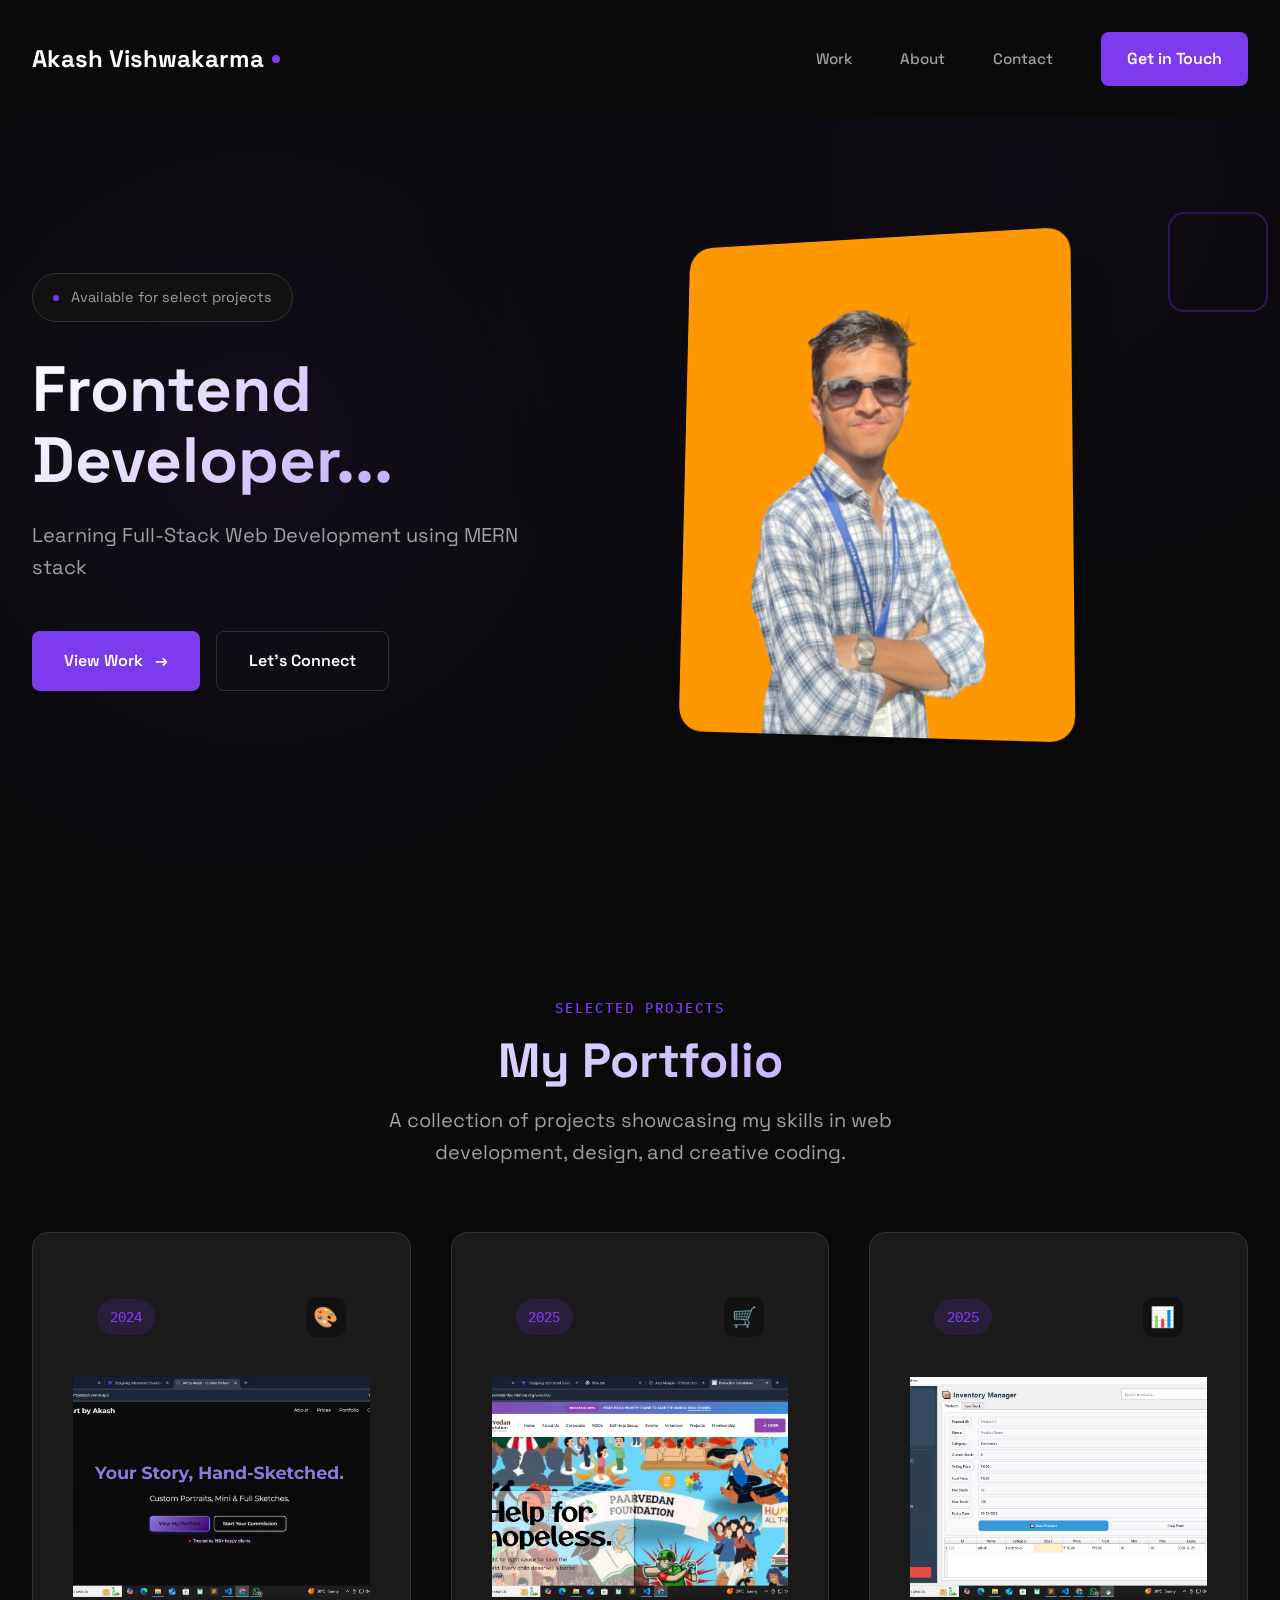
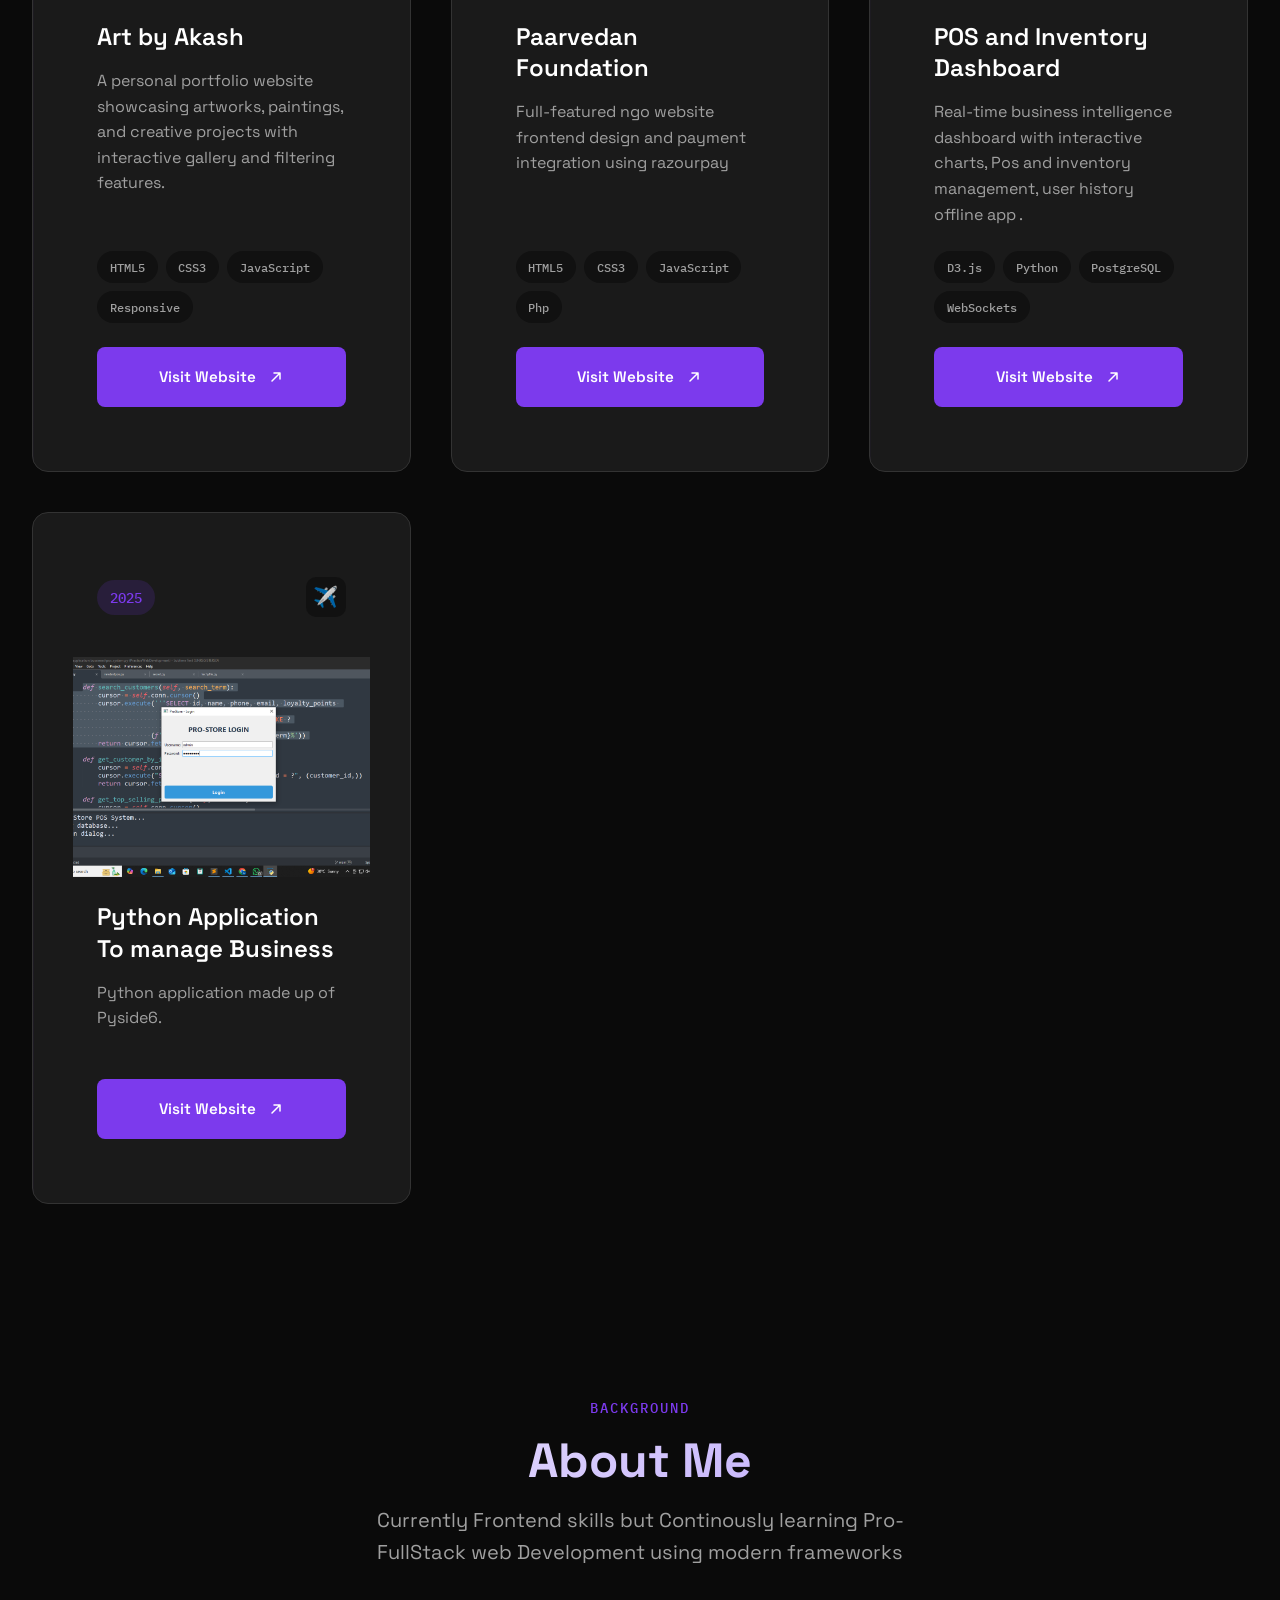
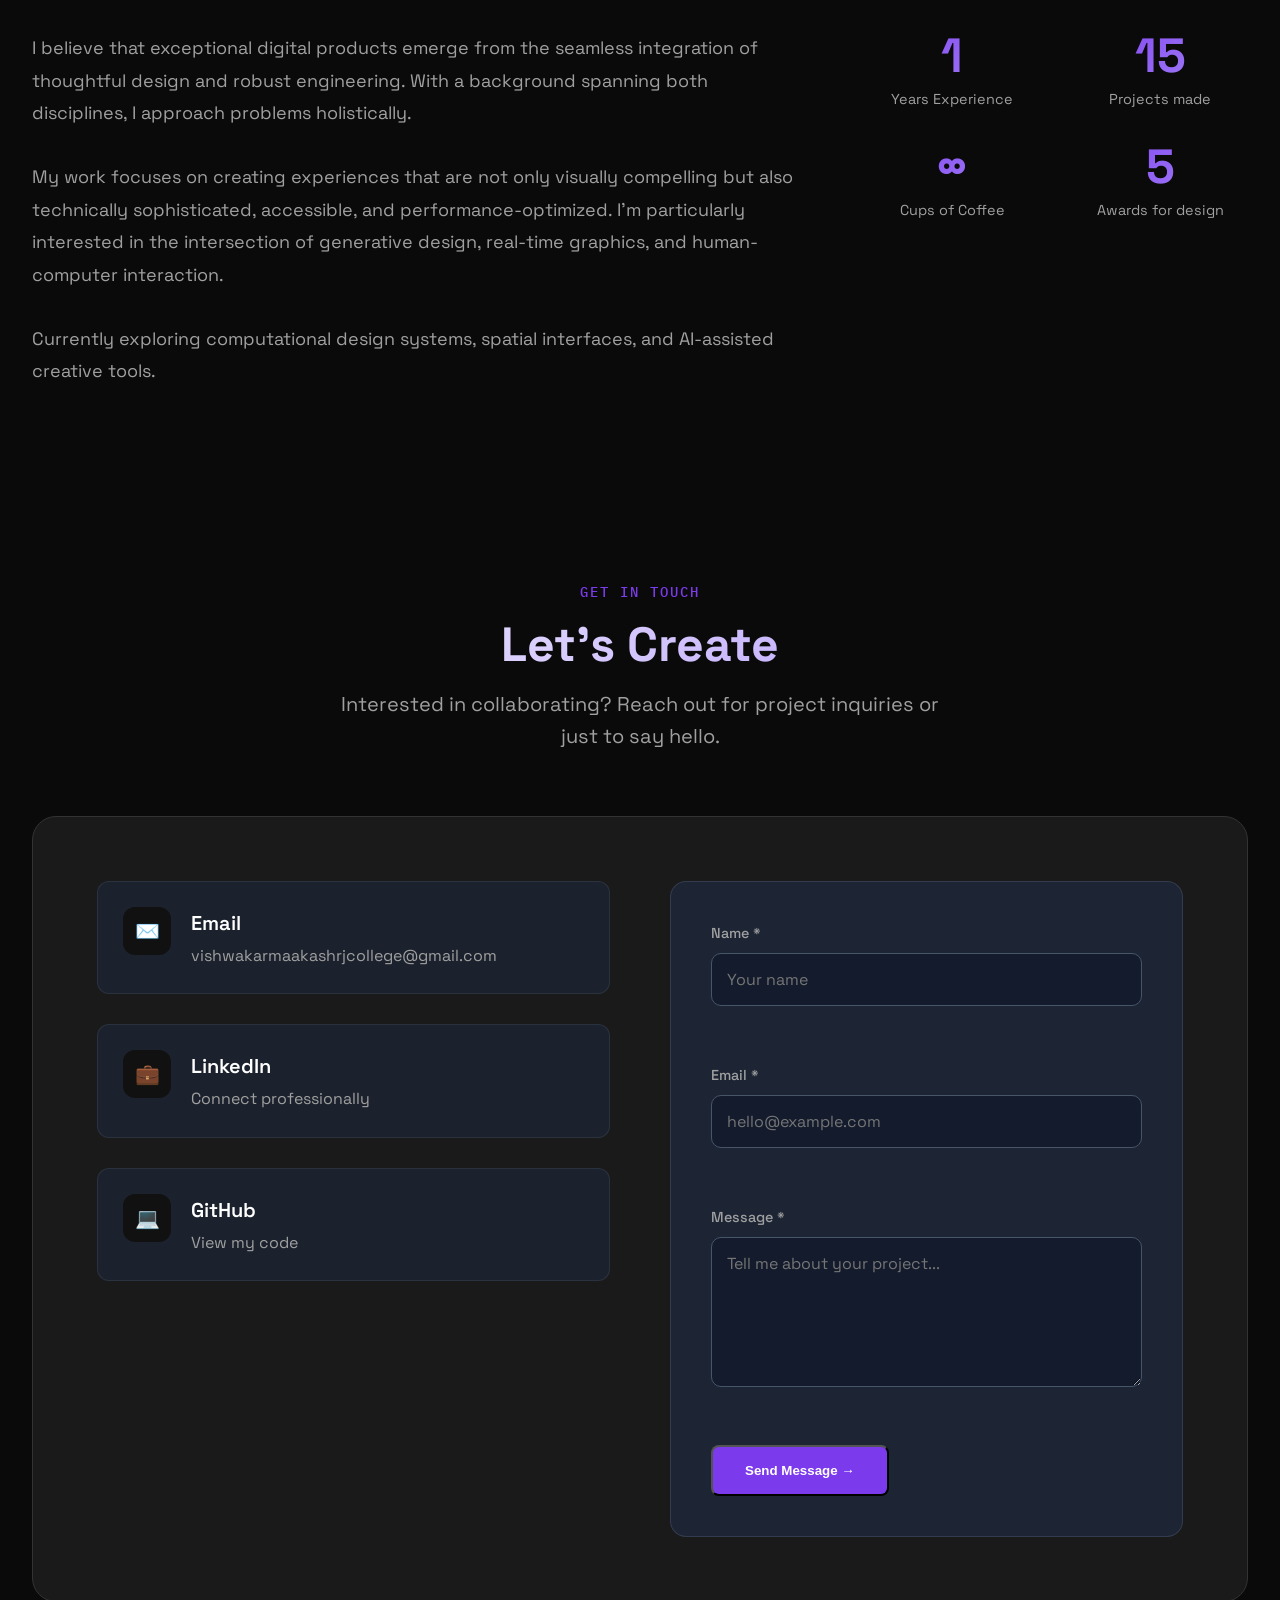
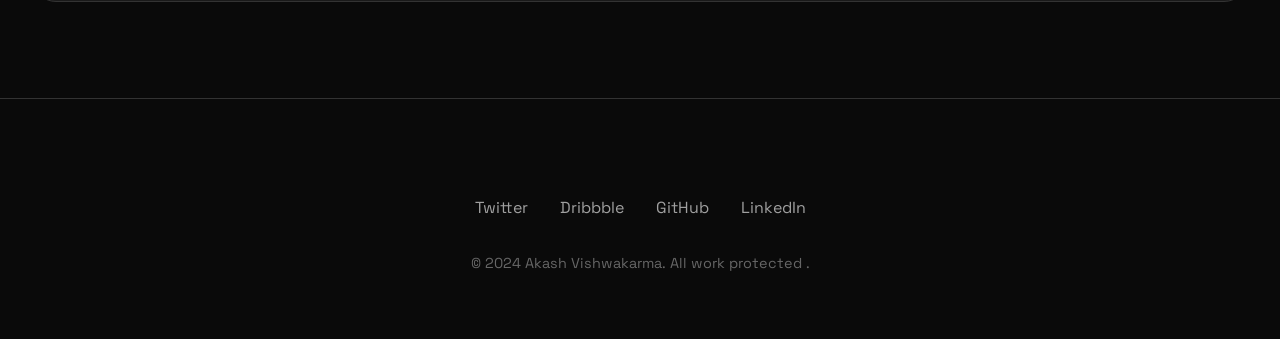
<file: m.html>
<!DOCTYPE html>
<html lang="en">
  <head>
    <meta charset="UTF-8" />
    <meta name="viewport" content="width=device-width, initial-scale=1.0" />
    <title>Akash Vishwakarma · Frontend and Full-stack Learner</title>
    <link rel="preconnect" href="https://fonts.googleapis.com" />
    <link rel="preconnect" href="https://fonts.gstatic.com" crossorigin />
    <link
      href="https://fonts.googleapis.com/css2?family=Space+Grotesk:wght@300;400;500;600;700&family=IBM+Plex+Mono:wght@400;500&display=swap"
      rel="stylesheet"
    />
    <style>
      :root {
        --bg-primary: #0a0a0a;
        --bg-secondary: #111111;
        --bg-card: #1a1a1a;
        --text-primary: #ffffff;
        --text-secondary: #a0a0a0;
        --text-tertiary: #666666;
        --accent: #7c3aed;
        --accent-glow: rgba(124, 58, 237, 0.15);
        --accent-light: #a78bfa;
        --border: #333333;
        --radius-sm: 8px;
        --radius-lg: 16px;
        --radius-xl: 24px;
        --transition: all 0.3s cubic-bezier(0.16, 1, 0.3, 1);
      }

      * {
        margin: 0;
        padding: 0;
        box-sizing: border-box;
      }

      html {
        scroll-behavior: smooth;
      }

      body {
        font-family: "Space Grotesk", -apple-system, BlinkMacSystemFont,
          sans-serif;
        line-height: 1.6;
        color: var(--text-primary);
        background-color: var(--bg-primary);
        font-weight: 400;
        overflow-x: hidden;
      }

      .container {
        max-width: 1400px;
        margin: 0 auto;
        padding: 0 2rem;
      }

      /* Gradient Background Effects */
      .bg-gradient {
        position: fixed;
        top: 0;
        left: 0;
        width: 100%;
        height: 100vh;
        pointer-events: none;
        z-index: -1;
        opacity: 0.5;
      }

      .gradient-1 {
        background: radial-gradient(
          circle at 20% 50%,
          var(--accent-glow) 0%,
          transparent 50%
        );
      }

      .gradient-2 {
        background: radial-gradient(
          circle at 80% 20%,
          rgba(124, 58, 237, 0.1) 0%,
          transparent 50%
        );
      }

      /* Header & Navigation */
      .header {
        position: fixed;
        top: 0;
        width: 100%;
        padding: 2rem 0;
        z-index: 1000;
        backdrop-filter: blur(10px);
        background: rgba(10, 10, 10, 0.8);
      }

      .nav-container {
        display: flex;
        justify-content: space-between;
        align-items: center;
      }

      .logo {
        font-size: 1.5rem;
        font-weight: 700;
        color: var(--text-primary);
        text-decoration: none;
        display: flex;
        align-items: center;
        gap: 0.5rem;
      }

      .logo-dot {
        width: 8px;
        height: 8px;
        background-color: var(--accent);
        border-radius: 50%;
        animation: pulse 2s infinite;
      }

      @keyframes pulse {
        0%,
        100% {
          opacity: 1;
        }
        50% {
          opacity: 0.5;
        }
      }

      .nav-links {
        display: flex;
        gap: 3rem;
        align-items: center;
      }

      .nav-link {
        color: var(--text-secondary);
        text-decoration: none;
        font-size: 0.95rem;
        font-weight: 500;
        transition: var(--transition);
        position: relative;
        padding: 0.5rem 0;
      }

      .nav-link:hover {
        color: var(--text-primary);
      }

      .nav-link::after {
        content: "";
        position: absolute;
        bottom: 0;
        left: 0;
        width: 0;
        height: 2px;
        background: var(--accent);
        transition: var(--transition);
      }

      .nav-link:hover::after {
        width: 100%;
      }

      .nav-cta {
        background: var(--accent);
        color: white;
        padding: 0.75rem 1.5rem;
        border-radius: var(--radius-sm);
        text-decoration: none;
        font-weight: 600;
        transition: var(--transition);
        border: 2px solid transparent;
      }

      .nav-cta:hover {
        background: transparent;
        border-color: var(--accent);
        transform: translateY(-2px);
      }

      /* Hero Section with Photo */
      .hero {
        min-height: 100vh;
        display: flex;
        align-items: center;
        padding: 8rem 0 4rem;
        position: relative;
      }

      .hero-grid {
        display: grid;
        grid-template-columns: 1fr 1fr;
        gap: 4rem;
        align-items: center;
      }

      .hero-content {
        max-width: 600px;
      }

      .hero-badge {
        display: inline-flex;
        align-items: center;
        gap: 0.75rem;
        background: var(--bg-secondary);
        padding: 0.75rem 1.25rem;
        border-radius: 50px;
        margin-bottom: 2rem;
        border: 1px solid var(--border);
      }

      .badge-text {
        font-size: 0.9rem;
        color: var(--text-secondary);
      }

      .badge-dot {
        width: 6px;
        height: 6px;
        background-color: var(--accent);
        border-radius: 50%;
      }

      .hero-title {
        font-size: 4rem;
        font-weight: 700;
        line-height: 1.1;
        margin-bottom: 1.5rem;
        background: linear-gradient(
          135deg,
          #ffffff 0%,
          var(--accent-light) 100%
        );
        -webkit-background-clip: text;
        -webkit-text-fill-color: transparent;
        background-clip: text;
      }

      .hero-description {
        font-size: 1.25rem;
        color: var(--text-secondary);
        margin-bottom: 3rem;
        max-width: 500px;
      }

      .hero-cta-group {
        display: flex;
        gap: 1rem;
      }

      .btn-primary {
        background: var(--accent);
        color: white;
        padding: 1rem 2rem;
        border-radius: var(--radius-sm);
        text-decoration: none;
        font-weight: 600;
        transition: var(--transition);
        display: inline-flex;
        align-items: center;
        gap: 0.75rem;
      }

      .btn-primary:hover {
        transform: translateY(-2px);
        box-shadow: 0 10px 30px var(--accent-glow);
      }

      .btn-secondary {
        background: transparent;
        color: var(--text-primary);
        padding: 1rem 2rem;
        border-radius: var(--radius-sm);
        text-decoration: none;
        font-weight: 600;
        transition: var(--transition);
        border: 1px solid var(--border);
      }

      .btn-secondary:hover {
        border-color: var(--accent);
        transform: translateY(-2px);
      }

      /* Photo Container */
      .photo-container {
        position: relative;
        perspective: 1000px;
      }

      .photo-frame {
        width: 400px;
        height: 500px;
        background: var(--bg-card);
        border-radius: var(--radius-xl);
        position: relative;
        overflow: hidden;
        transform-style: preserve-3d;
        transform: rotateX(5deg) rotateY(-10deg);
        transition: var(--transition);
        box-shadow: 20px 20px 60px rgba(0, 0, 0, 0.3);
      }

      .photo-frame:hover {
        transform: rotateX(0deg) rotateY(0deg);
      }

      .photo-placeholder {
        width: 100%;
        height: 100%;
        background: linear-gradient(45deg, var(--bg-secondary), var(--bg-card));
        display: flex;
        align-items: center;
        justify-content: center;
        position: relative;
      }

      .photo-upload {
        position: absolute;
        top: 50%;
        left: 50%;
        transform: translate(-50%, -50%);
        text-align: center;
        color: var(--text-tertiary);
      }

      .photo-upload-icon {
        font-size: 3rem;
        margin-bottom: 1rem;
        opacity: 0.3;
      }

      .photo-upload-text {
        font-size: 0.9rem;
        max-width: 200px;
      }

      .photo-decoration {
        position: absolute;
        width: 100px;
        height: 100px;
        border: 2px solid var(--accent);
        border-radius: var(--radius-lg);
        top: -20px;
        right: -20px;
        z-index: -1;
        opacity: 0.3;
      }

      /* Work Section */
      .section {
        padding: 8rem 0;
      }

      .section-header {
        text-align: center;
        margin-bottom: 5rem;
      }

      .section-label {
        color: var(--accent);
        font-family: "IBM Plex Mono", monospace;
        font-size: 0.9rem;
        font-weight: 500;
        letter-spacing: 2px;
        text-transform: uppercase;
        margin-bottom: 1rem;
      }

      .section-title {
        font-size: 3rem;
        font-weight: 700;
        line-height: 1.1;
        margin-bottom: 1rem;
      }

      .section-description {
        font-size: 1.25rem;
        color: var(--text-secondary);
        max-width: 600px;
        margin: 0 auto;
      }

      /* Projects Grid */
      .projects-grid {
        display: grid;
        grid-template-columns: repeat(auto-fit, minmax(350px, 1fr));
        gap: 2rem;
      }

      .project-card {
        background: var(--bg-card);
        border-radius: var(--radius-lg);
        padding: 2.5rem;
        transition: var(--transition);
        border: 1px solid var(--border);
        position: relative;
        overflow: hidden;
      }

      .project-card::before {
        content: "";
        position: absolute;
        top: 0;
        left: 0;
        width: 100%;
        height: 100%;
        background: linear-gradient(
          45deg,
          transparent,
          var(--accent-glow),
          transparent
        );
        transform: translateX(-100%);
        transition: transform 0.6s;
      }

      .project-card:hover::before {
        transform: translateX(100%);
      }

      .project-card:hover {
        transform: translateY(-10px);
        border-color: var(--accent);
      }

      .project-header {
        display: flex;
        justify-content: space-between;
        align-items: flex-start;
        margin-bottom: 1.5rem;
      }

      .project-year {
        font-family: "IBM Plex Mono", monospace;
        color: var(--accent);
        font-size: 0.9rem;
        font-weight: 500;
      }

      .project-icon {
        width: 48px;
        height: 48px;
        background: var(--bg-secondary);
        border-radius: 12px;
        display: flex;
        align-items: center;
        justify-content: center;
        font-size: 1.5rem;
      }

      .project-title {
        font-size: 1.5rem;
        font-weight: 600;
        margin-bottom: 1rem;
      }

      .project-description {
        color: var(--text-secondary);
        margin-bottom: 2rem;
      }

      .project-tags {
        display: flex;
        flex-wrap: wrap;
        gap: 0.5rem;
      }

      .tag {
        background: var(--bg-secondary);
        color: var(--text-secondary);
        padding: 0.5rem 1rem;
        border-radius: 50px;
        font-family: "IBM Plex Mono", monospace;
        font-size: 0.8rem;
        font-weight: 500;
      }

      /* About Section */
      .about-grid {
        display: grid;
        grid-template-columns: 2fr 1fr;
        gap: 4rem;
        align-items: start;
      }

      .about-content {
        display: flex;
        flex-direction: column;
        gap: 2rem;
      }

      .about-text {
        font-size: 1.125rem;
        color: var(--text-secondary);
        line-height: 1.8;
      }

      .stats-grid {
        display: grid;
        grid-template-columns: repeat(2, 1fr);
        gap: 2rem;
      }

      .stat-item {
        text-align: center;
      }

      .stat-number {
        font-size: 3rem;
        font-weight: 700;
        background: linear-gradient(135deg, var(--accent), var(--accent-light));
        -webkit-background-clip: text;
        -webkit-text-fill-color: transparent;
        line-height: 1;
      }

      .stat-label {
        color: var(--text-secondary);
        font-size: 0.9rem;
        margin-top: 0.5rem;
      }

      /* Contact Section */
      .contact-grid {
        display: grid;
        grid-template-columns: 1fr 1fr;
        gap: 4rem;
        background: var(--bg-card);
        border-radius: var(--radius-xl);
        padding: 4rem;
        border: 1px solid var(--border);
      }

      .contact-info {
        display: flex;
        flex-direction: column;
        gap: 2rem;
      }

      .contact-method {
        display: flex;
        align-items: center;
        gap: 1rem;
      }

      .contact-icon {
        width: 48px;
        height: 48px;
        background: var(--bg-secondary);
        border-radius: 12px;
        display: flex;
        align-items: center;
        justify-content: center;
        font-size: 1.25rem;
      }

      .contact-details h4 {
        font-size: 1.25rem;
        font-weight: 600;
        margin-bottom: 0.25rem;
      }

      .contact-details p {
        color: var(--text-secondary);
      }

      .contact-form {
        display: flex;
        flex-direction: column;
        gap: 1.5rem;
      }

      .form-group {
        display: flex;
        flex-direction: column;
        gap: 0.5rem;
      }

      .form-label {
        font-size: 0.9rem;
        font-weight: 500;
        color: var(--text-secondary);
      }

      .form-input {
        background: var(--bg-secondary);
        border: 1px solid var(--border);
        border-radius: var(--radius-sm);
        padding: 1rem;
        color: var(--text-primary);
        font-family: "Space Grotesk", sans-serif;
        font-size: 1rem;
        transition: var(--transition);
      }

      .form-input:focus {
        outline: none;
        border-color: var(--accent);
        box-shadow: 0 0 0 3px var(--accent-glow);
      }

      .form-textarea {
        min-height: 150px;
        resize: vertical;
      }

      /* Footer */
      .footer {
        padding: 4rem 0;
        border-top: 1px solid var(--border);
        text-align: center;
      }

      .footer-links {
        display: flex;
        justify-content: center;
        gap: 2rem;
        margin: 2rem 0;
      }

      .footer-link {
        color: var(--text-secondary);
        text-decoration: none;
        transition: var(--transition);
      }

      .footer-link:hover {
        color: var(--text-primary);
      }

      .footer-copyright {
        color: var(--text-tertiary);
        font-size: 0.9rem;
      }

      /* Responsive Design */
      @media (max-width: 1024px) {
        .hero-grid {
          grid-template-columns: 1fr;
          gap: 3rem;
        }

        .photo-frame {
          width: 350px;
          height: 450px;
          margin: 0 auto;
        }

        .contact-grid {
          grid-template-columns: 1fr;
        }
      }

      @media (max-width: 768px) {
        .container {
          padding: 0 1.5rem;
        }

        .nav-links {
          display: none;
        }

        .hero-title {
          font-size: 3rem;
        }

        .section-title {
          font-size: 2.5rem;
        }

        .photo-frame {
          width: 300px;
          height: 400px;
        }

        .about-grid {
          grid-template-columns: 1fr;
        }

        .contact-grid {
          padding: 2rem;
        }
      }

      @media (max-width: 480px) {
        .hero-cta-group {
          flex-direction: column;
        }

        .photo-frame {
          width: 280px;
          height: 350px;
        }

        .projects-grid {
          grid-template-columns: 1fr;
        }

        .stats-grid {
          grid-template-columns: 1fr;
        }
      }

      /* Photo Upload Simulation */
      #photoInput {
        display: none;
      }

      .photo-placeholder {
        cursor: pointer;
      }

      .photo-placeholder:hover {
        opacity: 0.8;
      }
    </style>
  </head>
  <body>
    <!-- Background Effects -->
    <div class="bg-gradient gradient-1"></div>
    <div class="bg-gradient gradient-2"></div>

    <!-- Header -->
    <header class="header">
      <div class="container nav-container">
        <a href="#" class="logo">
          <span>Akash Vishwakarma</span>
          <div class="logo-dot"></div>
        </a>
        <nav class="nav-links">
          <a href="#work" class="nav-link">Work</a>
          <a href="#about" class="nav-link">About</a>
          <a href="#contact" class="nav-link">Contact</a>
          <a href="#contact" class="nav-cta">Get in Touch</a>
        </nav>
      </div>
    </header>

    <!-- Hero Section -->
    <section class="hero">
      <div class="container">
        <div class="hero-grid">
          <div class="hero-content">
            <div class="hero-badge">
              <div class="badge-dot"></div>
              <span class="badge-text">Available for select projects</span>
            </div>
            <h1 class="hero-title">Frontend Developer...</h1>
            <p class="hero-description">
              Learning Full-Stack Web Development using MERN stack
            </p>
            <div class="hero-cta-group">
              <a href="#work" class="btn-primary">
                View Work
                <span>→</span>
              </a>
              <a href="#contact" class="btn-secondary">Let's Connect</a>
            </div>
          </div>
          <div class="photo-container">
            <div class="photo-decoration"></div>
            <div class="photo-frame">
              <!-- Replace 'your-photo.jpg' with your actual filename -->
              <img
                src="me.png"
                alt="Your Name"
                style="
                  width: 100%;
                  height: 100%;
                  object-fit: cover;
                  border-radius: var(--radius-xl);
                "
              />
            </div>
          </div>
        </div>
      </div>
    </section>

    <!-- Work Section -->
    <!-- Projects Section with Image Containers -->
    <section id="work" class="section">
      <div class="container">
        <div class="section-header">
          <div class="section-label">Selected Projects</div>
          <h3 class="section-title">My Portfolio</h3>
          <p class="section-description">
            A collection of projects showcasing my skills in web development,
            design, and creative coding.
          </p>
        </div>

        <div class="projects-grid">
          <!-- Project 1: Art by Akash -->
          <div class="project-card">
            <div class="project-header">
              <div class="project-year">2024</div>
              <div class="project-icon">🎨</div>
            </div>

            <!-- Project Image -->
            <div class="project-image-container">
              <img
                src="artbyakash.png"
                alt="Art by Akash Website Screenshot"
                class="project-image"
              />
            </div>

            <h3 class="project-title">Art by Akash</h3>
            <p class="project-description">
              A personal portfolio website showcasing artworks, paintings, and
              creative projects with interactive gallery and filtering features.
            </p>
            <div class="project-tags">
              <span class="tag">HTML5</span>
              <span class="tag">CSS3</span>
              <span class="tag">JavaScript</span>
              <span class="tag">Responsive</span>
            </div>

            <!-- Project Link Button -->
            <a
              href="https://artbyakash.vercel.app"
              target="_blank"
              class="project-link-btn"
            >
              <span>Visit Website</span>
              <svg width="16" height="16" viewBox="0 0 16 16" fill="none">
                <path
                  d="M4 12L12 4M12 4H6M12 4V10"
                  stroke="currentColor"
                  stroke-width="1.5"
                  stroke-linecap="round"
                  stroke-linejoin="round"
                />
              </svg>
            </a>
          </div>

          <!-- Project 2: E-Commerce Store -->
          <div class="project-card">
            <div class="project-header">
              <div class="project-year">2025</div>
              <div class="project-icon">🛒</div>
            </div>

            <!-- Project Image -->
            <div class="project-image-container">
              <img
                src="paarvendan.png"
                alt="E-Commerce Store Screenshot"
                class="project-image"
              />
            </div>

            <h3 class="project-title">Paarvedan Foundation</h3>
            <p class="project-description">
              Full-featured ngo website frontend design and payment integration
              using razourpay
            </p>
            <div class="project-tags">
              <span class="tag">HTML5</span>
              <span class="tag">CSS3</span>
              <span class="tag">JavaScript</span>
              <span class="tag">Php</span>
            </div>

            <!-- Project Link Button -->
            <a
              href="https://paarvedanfoundation.org/website"
              target="_blank"
              class="project-link-btn"
            >
              <span>Visit Website</span>
              <svg width="16" height="16" viewBox="0 0 16 16" fill="none">
                <path
                  d="M4 12L12 4M12 4H6M12 4V10"
                  stroke="currentColor"
                  stroke-width="1.5"
                  stroke-linecap="round"
                  stroke-linejoin="round"
                />
              </svg>
            </a>
          </div>

          <!-- Project 3: Analytics Dashboard -->
          <div class="project-card">
            <div class="project-header">
              <div class="project-year">2025</div>
              <div class="project-icon">📊</div>
            </div>

            <!-- Project Image -->
            <div class="project-image-container">
              <img
                src="moderninventory2.png"
                alt="Analytics Dashboard Screenshot"
                class="project-image"
              />
            </div>

            <h3 class="project-title">POS and Inventory Dashboard</h3>
            <p class="project-description">
              Real-time business intelligence dashboard with interactive charts,
              Pos and inventory management, user history offline app .
            </p>
            <div class="project-tags">
              <span class="tag">D3.js</span>
              <span class="tag">Python</span>
              <span class="tag">PostgreSQL</span>
              <span class="tag">WebSockets</span>
            </div>

            <!-- Project Link Button -->
            <a href="#" target="_blank" class="project-link-btn">
              <span>Visit Website</span>
              <svg width="16" height="16" viewBox="0 0 16 16" fill="none">
                <path
                  d="M4 12L12 4M12 4H6M12 4V10"
                  stroke="currentColor"
                  stroke-width="1.5"
                  stroke-linecap="round"
                  stroke-linejoin="round"
                />
              </svg>
            </a>
          </div>

          <!-- Project 4: Travel Blog -->
          <div class="project-card">
            <div class="project-header">
              <div class="project-year">2025</div>
              <div class="project-icon">✈️</div>
            </div>

            <!-- Project Image -->
            <div class="project-image-container">
              <img
                src="login.png"
                alt="Travel Blog Screenshot"
                class="project-image"
              />
            </div>

            <h3 class="project-title">Python Application To manage Business</h3>
            <p class="project-description">
              Python application made up of Pyside6.
            </p>
            <div class="project-tags"></div>

            <!-- Project Link Button -->
            <a href="#" target="_blank" class="project-link-btn">
              <span>Visit Website</span>
              <svg width="16" height="16" viewBox="0 0 16 16" fill="none">
                <path
                  d="M4 12L12 4M12 4H6M12 4V10"
                  stroke="currentColor"
                  stroke-width="1.5"
                  stroke-linecap="round"
                  stroke-linejoin="round"
                />
              </svg>
            </a>
          </div>

          <!-- Project 5: Fitness App
          <div class="project-card">
            <div class="project-header">
              <div class="project-year">2023</div>
              <div class="project-icon">💪</div>
            </div>

            <!-- Project Image 
            <div class="project-image-container">
              <img
                src="https://images.unsplash.com/photo-1571019613454-1cb2f99b2d8b?ixlib=rb-4.0.3&auto=format&fit=crop&w=800&q=80"
                alt="Fitness App Screenshot"
                class="project-image"
              />
            </div>

            <h3 class="project-title">FitTrack Pro</h3>
            <p class="project-description">
              Mobile-first fitness tracking application with workout plans,
              progress analytics, and social features for community engagement.
            </p>
            <div class="project-tags">
              <span class="tag">React Native</span>
              <span class="tag">Firebase</span>
              <span class="tag">GraphQL</span>
              <span class="tag">PWA</span>
            </div>

            <!-- Project Link Button 
            <a
              href="https://fittrack.example.com"
              target="_blank"
              class="project-link-btn"
            >
              <span>Visit Website</span>
              <svg width="16" height="16" viewBox="0 0 16 16" fill="none">
                <path
                  d="M4 12L12 4M12 4H6M12 4V10"
                  stroke="currentColor"
                  stroke-width="1.5"
                  stroke-linecap="round"
                  stroke-linejoin="round"
                />
              </svg>
            </a>
          </div> -->
        </div>
      </div>
    </section>

    <style>
      /* Section Styles */
      .section {
        padding: 6rem 0;
      }

      .section-header {
        text-align: center;
        margin-bottom: 4rem;
      }

      .section-label {
        color: var(--accent);
        font-family: "IBM Plex Mono", monospace;
        font-size: 0.9rem;
        font-weight: 500;
        letter-spacing: 2px;
        text-transform: uppercase;
        margin-bottom: 1rem;
      }

      .section-title {
        font-size: 3rem;
        font-weight: 700;
        line-height: 1.1;
        margin-bottom: 1rem;
        background: linear-gradient(
          135deg,
          #ffffff 0%,
          var(--accent-light) 100%
        );
        -webkit-background-clip: text;
        -webkit-text-fill-color: transparent;
        background-clip: text;
      }

      .section-description {
        font-size: 1.25rem;
        color: var(--text-secondary);
        max-width: 600px;
        margin: 0 auto;
        line-height: 1.6;
      }

      /* Projects Grid */
      .projects-grid {
        display: grid;
        grid-template-columns: repeat(auto-fit, minmax(350px, 1fr));
        gap: 2.5rem;
        margin-top: 3rem;
      }

      /* Project Card */
      .project-card {
        background: var(--bg-card);
        border-radius: var(--radius-lg);
        border: 1px solid var(--border);
        overflow: hidden;
        transition: all 0.3s cubic-bezier(0.4, 0, 0.2, 1);
        height: 100%;
        display: flex;
        flex-direction: column;
      }

      .project-card:hover {
        transform: translateY(-8px);
        border-color: var(--accent);
        box-shadow: 0 20px 40px rgba(0, 0, 0, 0.3);
      }

      .project-header {
        display: flex;
        justify-content: space-between;
        align-items: center;
        padding: 1.5rem 1.5rem 1rem;
      }

      .project-year {
        font-family: "IBM Plex Mono", monospace;
        color: var(--accent);
        font-size: 0.9rem;
        font-weight: 500;
        background: var(--accent-glow);
        padding: 0.4rem 0.8rem;
        border-radius: 20px;
      }

      .project-icon {
        width: 40px;
        height: 40px;
        background: var(--bg-secondary);
        border-radius: 10px;
        display: flex;
        align-items: center;
        justify-content: center;
        font-size: 1.25rem;
        transition: all 0.3s ease;
      }

      .project-card:hover .project-icon {
        background: var(--accent);
        transform: scale(1.1);
      }

      /* Project Image */
      .project-image-container {
        width: 100%;
        height: 220px;
        overflow: hidden;
        position: relative;
      }

      .project-image {
        width: 100%;
        height: 100%;
        object-fit: cover;
        transition: transform 0.5s ease;
      }

      .project-card:hover .project-image {
        transform: scale(1.05);
      }

      /* Project Content */
      .project-title {
        font-size: 1.5rem;
        font-weight: 600;
        margin: 1.5rem 1.5rem 1rem;
        line-height: 1.3;
      }

      .project-description {
        color: var(--text-secondary);
        margin: 0 1.5rem 1.5rem;
        line-height: 1.6;
        font-size: 1rem;
        flex-grow: 1;
      }

      /* Project Tags */
      .project-tags {
        display: flex;
        flex-wrap: wrap;
        gap: 0.5rem;
        margin: 0 1.5rem 1.5rem;
      }

      .tag {
        background: var(--bg-secondary);
        color: var(--text-secondary);
        padding: 0.4rem 0.8rem;
        border-radius: 20px;
        font-family: "IBM Plex Mono", monospace;
        font-size: 0.75rem;
        font-weight: 500;
        transition: all 0.3s ease;
      }

      .project-card:hover .tag {
        background: var(--accent-glow);
        color: var(--accent-light);
        transform: translateY(-2px);
      }

      /* Project Link Button */
      .project-link-btn {
        display: flex;
        align-items: center;
        justify-content: center;
        gap: 0.75rem;
        background: var(--accent);
        color: white;
        text-decoration: none;
        padding: 1rem 1.5rem;
        margin: 0 1.5rem 1.5rem;
        border-radius: var(--radius-sm);
        font-weight: 600;
        font-size: 0.95rem;
        transition: all 0.3s cubic-bezier(0.4, 0, 0.2, 1);
        border: 2px solid transparent;
        position: relative;
        overflow: hidden;
      }

      .project-link-btn::before {
        content: "";
        position: absolute;
        top: 0;
        left: -100%;
        width: 100%;
        height: 100%;
        background: linear-gradient(
          90deg,
          transparent,
          rgba(255, 255, 255, 0.2),
          transparent
        );
        transition: left 0.5s ease;
      }

      .project-link-btn:hover::before {
        left: 100%;
      }

      .project-link-btn:hover {
        background: transparent;
        border-color: var(--accent);
        transform: translateY(-2px);
        box-shadow: 0 10px 20px var(--accent-glow);
      }

      .project-link-btn svg {
        transition: transform 0.3s ease;
      }

      .project-link-btn:hover svg {
        transform: translateX(4px);
      }

      /* Responsive Design */
      @media (max-width: 1200px) {
        .projects-grid {
          grid-template-columns: repeat(2, 1fr);
        }
      }

      @media (max-width: 768px) {
        .section {
          padding: 4rem 0;
        }

        .section-title {
          font-size: 2.5rem;
        }

        .projects-grid {
          grid-template-columns: 1fr;
          gap: 2rem;
        }

        .project-image-container {
          height: 200px;
        }
      }

      @media (max-width: 480px) {
        .section-title {
          font-size: 2rem;
        }

        .section-description {
          font-size: 1.1rem;
        }

        .project-image-container {
          height: 180px;
        }

        .project-title {
          font-size: 1.3rem;
        }

        .project-description {
          font-size: 0.95rem;
        }

        .project-link-btn {
          padding: 0.875rem 1.25rem;
        }
      }

      /* Animation for cards */
      @keyframes fadeInUp {
        from {
          opacity: 0;
          transform: translateY(20px);
        }
        to {
          opacity: 1;
          transform: translateY(0);
        }
      }

      .project-card {
        animation: fadeInUp 0.6s ease-out;
      }

      .project-card:nth-child(2) {
        animation-delay: 0.1s;
      }
      .project-card:nth-child(3) {
        animation-delay: 0.2s;
      }
      .project-card:nth-child(4) {
        animation-delay: 0.3s;
      }
      .project-card:nth-child(5) {
        animation-delay: 0.4s;
      }
    </style>

    <script>
      // Add hover effect to project images
      document.querySelectorAll(".project-image").forEach((img) => {
        img.addEventListener("mouseenter", function () {
          this.style.transform = "scale(1.05)";
        });

        img.addEventListener("mouseleave", function () {
          this.style.transform = "scale(1)";
        });
      });

      // Add smooth scrolling to section
      document.querySelectorAll('a[href="#work"]').forEach((link) => {
        link.addEventListener("click", function (e) {
          e.preventDefault();
          const target = document.querySelector("#work");
          if (target) {
            window.scrollTo({
              top: target.offsetTop - 100,
              behavior: "smooth",
            });
          }
        });
      });

      // Add parallax effect to project cards on scroll
      window.addEventListener("scroll", () => {
        const cards = document.querySelectorAll(".project-card");
        const scrollY = window.scrollY;

        cards.forEach((card, index) => {
          const speed = 0.05 * (index + 1);
          const yPos = -(scrollY * speed);
          card.style.transform = `translateY(${yPos}px)`;
        });
      });

      // Initialize animations
      document.addEventListener("DOMContentLoaded", () => {
        const observerOptions = {
          threshold: 0.1,
          rootMargin: "0px 0px -50px 0px",
        };

        const observer = new IntersectionObserver((entries) => {
          entries.forEach((entry) => {
            if (entry.isIntersecting) {
              entry.target.style.opacity = "1";
              entry.target.style.transform = "translateY(0)";
            }
          });
        }, observerOptions);

        // Observe project cards
        document.querySelectorAll(".project-card").forEach((card) => {
          card.style.opacity = "0";
          card.style.transform = "translateY(20px)";
          card.style.transition = "opacity 0.6s ease, transform 0.6s ease";
          observer.observe(card);
        });
      });
    </script>

    <!-- About Section -->
    <section id="about" class="section">
      <div class="container">
        <div class="section-header">
          <div class="section-label">Background</div>
          <h2 class="section-title">About Me</h2>
          <p class="section-description">
            Currently Frontend skills but Continously learning Pro-FullStack web
            Development using modern frameworks
          </p>
        </div>
        <div class="about-grid">
          <div class="about-content">
            <p class="about-text">
              I believe that exceptional digital products emerge from the
              seamless integration of thoughtful design and robust engineering.
              With a background spanning both disciplines, I approach problems
              holistically.
            </p>
            <p class="about-text">
              My work focuses on creating experiences that are not only visually
              compelling but also technically sophisticated, accessible, and
              performance-optimized. I'm particularly interested in the
              intersection of generative design, real-time graphics, and
              human-computer interaction.
            </p>
            <p class="about-text">
              Currently exploring computational design systems, spatial
              interfaces, and AI-assisted creative tools.
            </p>
          </div>
          <div class="stats-grid">
            <div class="stat-item">
              <div class="stat-number">1</div>
              <div class="stat-label">Years Experience</div>
            </div>
            <div class="stat-item">
              <div class="stat-number">15</div>
              <div class="stat-label">Projects made</div>
            </div>
            <div class="stat-item">
              <div class="stat-number">∞</div>
              <div class="stat-label">Cups of Coffee</div>
            </div>
            <div class="stat-item">
              <div class="stat-number">5</div>
              <div class="stat-label">Awards for design</div>
            </div>
          </div>
        </div>
      </div>
    </section>

    <!-- Contact Section -->
    <section id="contact" class="section">
      <div class="container">
        <div class="section-header">
          <div class="section-label">Get in Touch</div>
          <h2 class="section-title">Let's Create</h2>
          <p class="section-description">
            Interested in collaborating? Reach out for project inquiries or just
            to say hello.
          </p>
        </div>
        <div class="contact-grid">
          <div class="contact-info">
            <div class="contact-method">
              <div class="contact-icon">✉️</div>
              <div class="contact-details">
                <h4>Email</h4>
                <p>vishwakarmaakashrjcollege@gmail.com</p>
              </div>
            </div>
            <div class="contact-method">
              <div class="contact-icon">💼</div>
              <div class="contact-details">
                <h4>LinkedIn</h4>
                <p>Connect professionally</p>
              </div>
            </div>
            <div class="contact-method">
              <div class="contact-icon">💻</div>
              <div class="contact-details">
                <h4>GitHub</h4>
                <p>View my code</p>
              </div>
            </div>
          </div>

          <!-- Fixed Form with proper FormSpree integration -->
          <form
            id="contactForm"
            class="contact-form"
            action="https://formspree.io/f/xgoeqbyk"
            method="POST"
          >
            <input
              type="hidden"
              name="_subject"
              value="New Contact Form Submission"
            />
            <input type="text" name="_gotcha" style="display: none" />

            <div class="form-group">
              <label class="form-label" for="name">Name *</label>
              <input
                type="text"
                id="name"
                name="name"
                class="form-input"
                placeholder="Your name"
                required
              />
              <div class="error-message" id="name-error"></div>
            </div>
            <div class="form-group">
              <label class="form-label" for="email">Email *</label>
              <input
                type="email"
                id="email"
                name="email"
                class="form-input"
                placeholder="hello@example.com"
                required
              />
              <div class="error-message" id="email-error"></div>
            </div>
            <div class="form-group">
              <label class="form-label" for="message">Message *</label>
              <textarea
                id="message"
                name="message"
                class="form-input form-textarea"
                placeholder="Tell me about your project..."
                required
              ></textarea>
              <div class="error-message" id="message-error"></div>
            </div>

            <!-- Status message container -->
            <div class="form-status" id="formStatus"></div>

            <button
              type="submit"
              class="btn-primary"
              id="submitBtn"
              style="align-self: flex-start"
            >
              <span id="btnText">Send Message →</span>
              <span id="btnLoading" style="display: none">Sending...</span>
            </button>
          </form>
        </div>
      </div>
    </section>

    <style>
      /* Responsive Styles for Contact Section */
      .contact-grid {
        display: grid;
        grid-template-columns: 1fr 1fr;
        gap: 60px;
      }

      .contact-info {
        display: flex;
        flex-direction: column;
        gap: 30px;
      }

      .contact-method {
        display: flex;
        align-items: flex-start;
        gap: 20px;
        padding: 25px;
        background: rgba(30, 41, 59, 0.6);
        border-radius: 12px;
        transition: all 0.3s ease;
        border: 1px solid rgba(100, 116, 139, 0.2);
      }

      .contact-form {
        display: flex;
        flex-direction: column;
        gap: 25px;
        padding: 40px;
        background: rgba(30, 41, 59, 0.8);
        border-radius: 16px;
        border: 1px solid rgba(100, 116, 139, 0.3);
      }

      .form-group {
        display: flex;
        flex-direction: column;
        gap: 8px;
      }

      .form-input {
        padding: 15px;
        background: rgba(15, 23, 42, 0.7);
        border: 1px solid #475569;
        border-radius: 10px;
        color: #f8fafc;
        font-size: 1rem;
        transition: all 0.3s;
      }

      .form-input:focus {
        outline: none;
        border-color: #60a5fa;
        box-shadow: 0 0 0 3px rgba(96, 165, 250, 0.2);
      }

      .form-textarea {
        min-height: 150px;
        resize: vertical;
      }

      /* Form validation styles */
      .form-input.error {
        border-color: #f87171;
        background-color: rgba(239, 68, 68, 0.05);
      }

      .error-message {
        color: #f87171;
        font-size: 0.875rem;
        margin-top: 5px;
        min-height: 20px;
      }

      /* Form status messages */
      .form-status {
        padding: 15px;
        border-radius: 10px;
        font-weight: 500;
        display: none;
      }

      .form-status.success {
        background-color: rgba(34, 197, 94, 0.15);
        color: #4ade80;
        border: 1px solid rgba(34, 197, 94, 0.3);
        display: block;
      }

      .form-status.error {
        background-color: rgba(239, 68, 68, 0.15);
        color: #f87171;
        border: 1px solid rgba(239, 68, 68, 0.3);
        display: block;
      }

      /* Loading state for button */
      .btn-primary:disabled {
        opacity: 0.7;
        cursor: not-allowed;
      }

      /* Responsive Design */
      @media (max-width: 992px) {
        .contact-grid {
          grid-template-columns: 1fr;
          gap: 40px;
        }

        .contact-form {
          padding: 30px;
        }
      }

      @media (max-width: 768px) {
        .contact-method {
          padding: 20px;
        }

        .contact-form {
          padding: 25px;
        }

        .btn-primary {
          width: 100%;
          align-self: stretch !important;
          justify-content: center;
        }
      }

      @media (max-width: 576px) {
        .contact-method {
          flex-direction: column;
          text-align: center;
          align-items: center;
          gap: 15px;
        }

        .contact-icon {
          margin-bottom: 5px;
        }

        .contact-form {
          padding: 20px;
        }
      }
    </style>

    <script>
      // Form submission handler
      document.addEventListener("DOMContentLoaded", function () {
        const contactForm = document.getElementById("contactForm");
        const formStatus = document.getElementById("formStatus");
        const submitBtn = document.getElementById("submitBtn");
        const btnText = document.getElementById("btnText");
        const btnLoading = document.getElementById("btnLoading");

        if (contactForm) {
          contactForm.addEventListener("submit", async function (e) {
            e.preventDefault();

            // Reset status
            formStatus.className = "form-status";
            formStatus.style.display = "none";

            // Clear previous errors
            document.querySelectorAll(".error-message").forEach((el) => {
              el.textContent = "";
            });
            document.querySelectorAll(".form-input").forEach((el) => {
              el.classList.remove("error");
            });

            // Validate form
            let isValid = true;

            // Validate name
            const nameInput = document.getElementById("name");
            const nameError = document.getElementById("name-error");
            if (!nameInput.value.trim()) {
              nameInput.classList.add("error");
              nameError.textContent = "Please enter your name";
              isValid = false;
            }

            // Validate email
            const emailInput = document.getElementById("email");
            const emailError = document.getElementById("email-error");
            const emailPattern = /^[^\s@]+@[^\s@]+\.[^\s@]+$/;
            if (!emailInput.value.trim()) {
              emailInput.classList.add("error");
              emailError.textContent = "Please enter your email";
              isValid = false;
            } else if (!emailPattern.test(emailInput.value)) {
              emailInput.classList.add("error");
              emailError.textContent = "Please enter a valid email address";
              isValid = false;
            }

            // Validate message
            const messageInput = document.getElementById("message");
            const messageError = document.getElementById("message-error");
            if (!messageInput.value.trim()) {
              messageInput.classList.add("error");
              messageError.textContent = "Please enter your message";
              isValid = false;
            }

            if (!isValid) return;

            // Show loading state
            submitBtn.disabled = true;
            btnText.style.display = "none";
            btnLoading.style.display = "inline";

            try {
              // Prepare form data
              const formData = new FormData(contactForm);

              // Submit to Formspree
              const response = await fetch(contactForm.action, {
                method: "POST",
                body: formData,
                headers: {
                  Accept: "application/json",
                },
              });

              if (response.ok) {
                // Success
                formStatus.textContent =
                  "Thank you! Your message has been sent successfully.";
                formStatus.className = "form-status success";
                formStatus.style.display = "block";
                contactForm.reset();
              } else {
                // Formspree error
                const errorData = await response.json();
                let errorMessage =
                  "Oops! There was a problem submitting your form.";

                if (errorData.errors && errorData.errors.length > 0) {
                  errorMessage = errorData.errors
                    .map((error) => error.message)
                    .join(", ");
                }

                formStatus.textContent = errorMessage;
                formStatus.className = "form-status error";
                formStatus.style.display = "block";
              }
            } catch (error) {
              // Network error
              formStatus.textContent =
                "Network error. Please check your connection and try again.";
              formStatus.className = "form-status error";
              formStatus.style.display = "block";
            } finally {
              // Reset button state
              submitBtn.disabled = false;
              btnText.style.display = "inline";
              btnLoading.style.display = "none";

              // Auto-hide status message after 5 seconds
              if (formStatus.style.display === "block") {
                setTimeout(() => {
                  formStatus.style.display = "none";
                }, 5000);
              }
            }
          });

          // Real-time validation as user types
          const formInputs = contactForm.querySelectorAll(".form-input");
          formInputs.forEach((input) => {
            input.addEventListener("input", function () {
              if (this.classList.contains("error")) {
                this.classList.remove("error");
                const errorId = this.id + "-error";
                const errorElement = document.getElementById(errorId);
                if (errorElement) {
                  errorElement.textContent = "";
                }
              }
            });
          });
        }
      });
    </script>
    <!-- Footer -->
    <footer class="footer">
      <div class="container">
        <div class="footer-links">
          <a href="#" class="footer-link">Twitter</a>
          <a href="#" class="footer-link">Dribbble</a>
          <a href="#" class="footer-link">GitHub</a>
          <a href="#" class="footer-link">LinkedIn</a>
        </div>
        <p class="footer-copyright">
          © 2024 Akash Vishwakarma. All work protected .
        </p>
      </div>
    </footer>

    <script>
      // Photo Upload Functionality
      function previewPhoto(event) {
        const input = event.target;
        const placeholder = input.parentElement;

        if (input.files && input.files[0]) {
          const reader = new FileReader();

          reader.onload = function (e) {
            placeholder.innerHTML = `
                        <img src="${e.target.result}" style="width: 100%; height: 100%; object-fit: cover; border-radius: var(--radius-xl);">
                        <div style="position: absolute; bottom: 1rem; right: 1rem; background: rgba(0,0,0,0.8); color: white; padding: 0.5rem 1rem; border-radius: var(--radius-sm); font-size: 0.8rem;">
                            Change Photo
                        </div>
                    `;

            // Re-add click event to new placeholder
            placeholder.onclick = () =>
              document.getElementById("photoInput").click();
          };

          reader.readAsDataURL(input.files[0]);
        }
      }

      // Smooth scroll with offset for fixed header
      document.querySelectorAll('a[href^="#"]').forEach((anchor) => {
        anchor.addEventListener("click", function (e) {
          e.preventDefault();

          const targetId = this.getAttribute("href");
          if (targetId === "#") return;

          const targetElement = document.querySelector(targetId);
          if (targetElement) {
            const headerHeight = document.querySelector(".header").offsetHeight;
            const targetPosition =
              targetElement.getBoundingClientRect().top +
              window.pageYOffset -
              headerHeight;

            window.scrollTo({
              top: targetPosition,
              behavior: "smooth",
            });
          }
        });
      });

      // Parallax effect on scroll
      window.addEventListener("scroll", () => {
        const scrolled = window.pageYOffset;
        const rate = scrolled * -0.5;

        const gradient1 = document.querySelector(".gradient-1");
        const gradient2 = document.querySelector(".gradient-2");

        if (gradient1 && gradient2) {
          gradient1.style.transform = `translateY(${rate * 0.3}px)`;
          gradient2.style.transform = `translateY(${rate * 0.5}px)`;
        }
      });

      // Form submission
      document
        .querySelector(".contact-form")
        .addEventListener("submit", function (e) {
          e.preventDefault();
          alert(
            "Thank you! Your message has been sent. I'll get back to you soon."
          );
          this.reset();
        });

      // Add scroll-based header background
      window.addEventListener("scroll", () => {
        const header = document.querySelector(".header");
        if (window.scrollY > 50) {
          header.style.background = "rgba(10, 10, 10, 0.95)";
        } else {
          header.style.background = "rgba(10, 10, 10, 0.8)";
        }
      });

      // Initialize with some sample projects animation
      document.addEventListener("DOMContentLoaded", () => {
        const projectCards = document.querySelectorAll(".project-card");
        projectCards.forEach((card, index) => {
          card.style.opacity = "0";
          card.style.transform = "translateY(20px)";

          setTimeout(() => {
            card.style.transition = "opacity 0.6s ease, transform 0.6s ease";
            card.style.opacity = "1";
            card.style.transform = "translateY(0)";
          }, 300 + index * 200);
        });
      });
    </script>
  </body>
</html>
</file>
